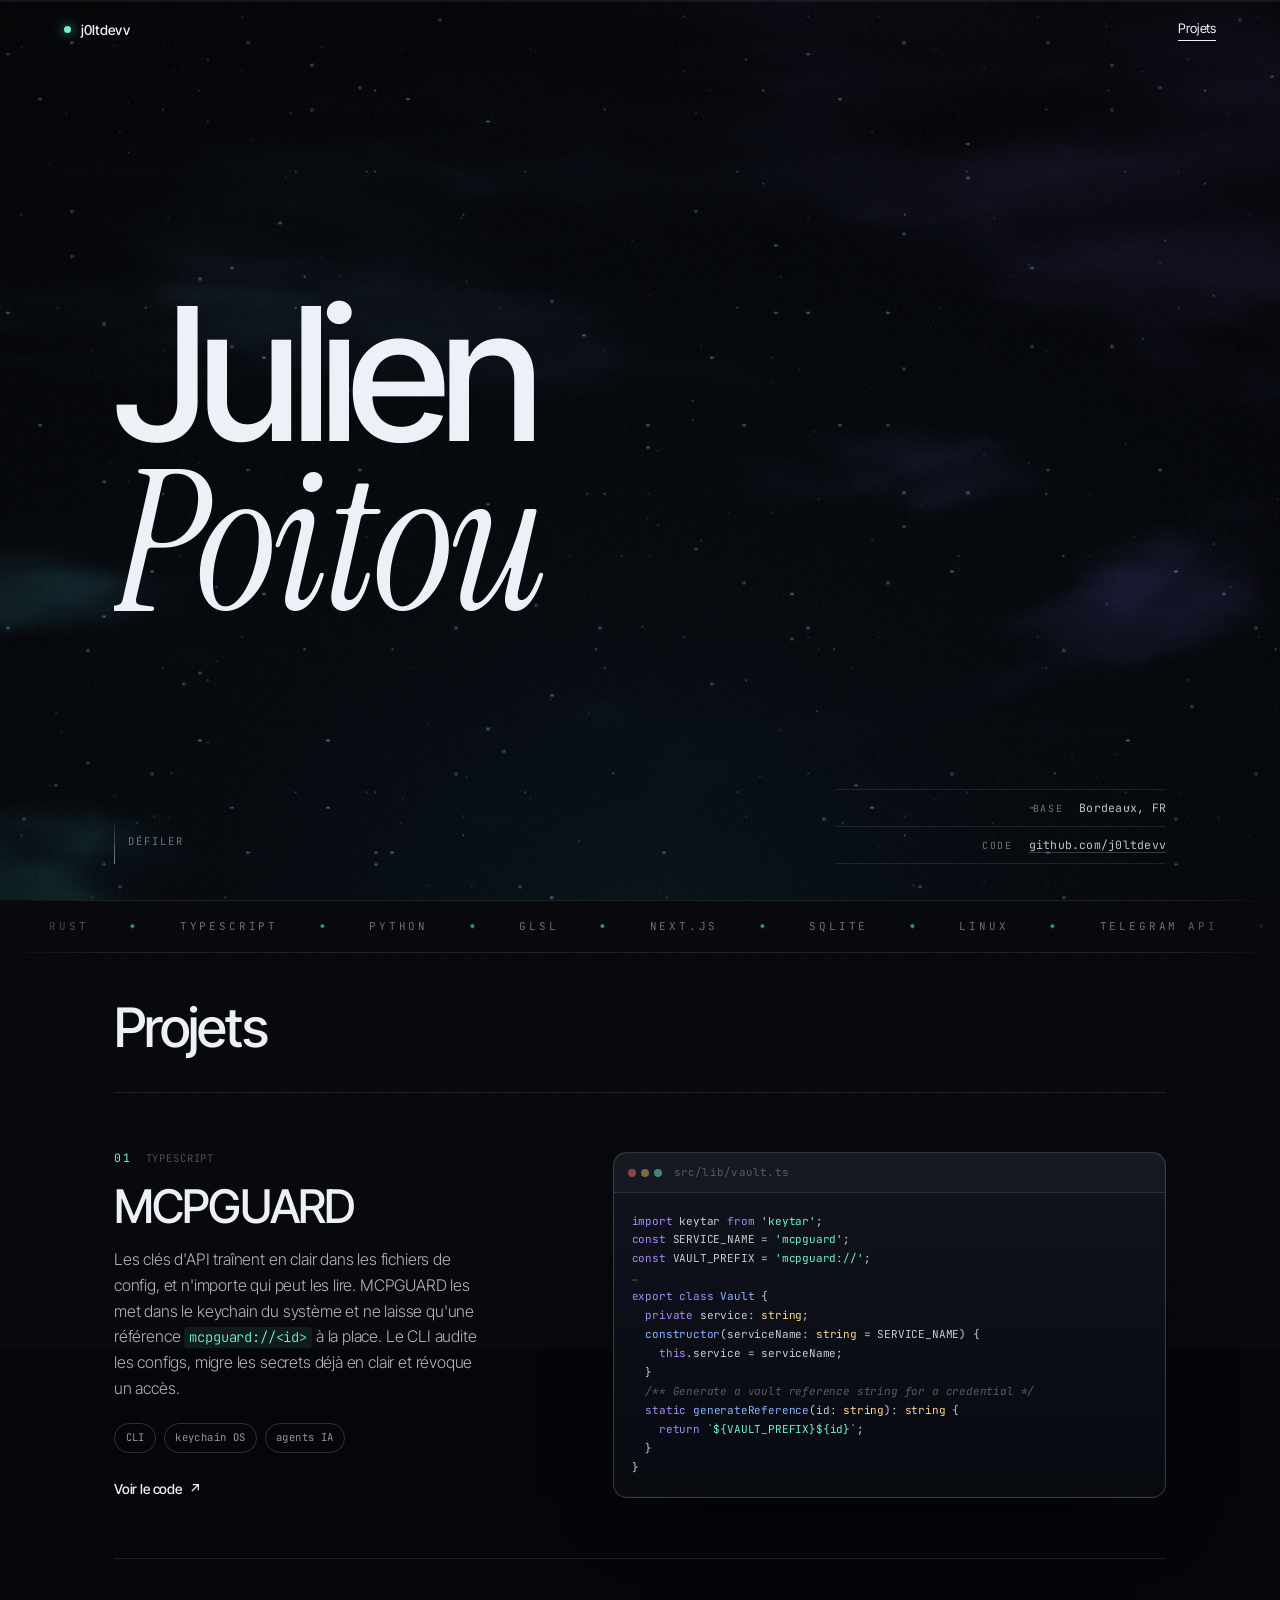
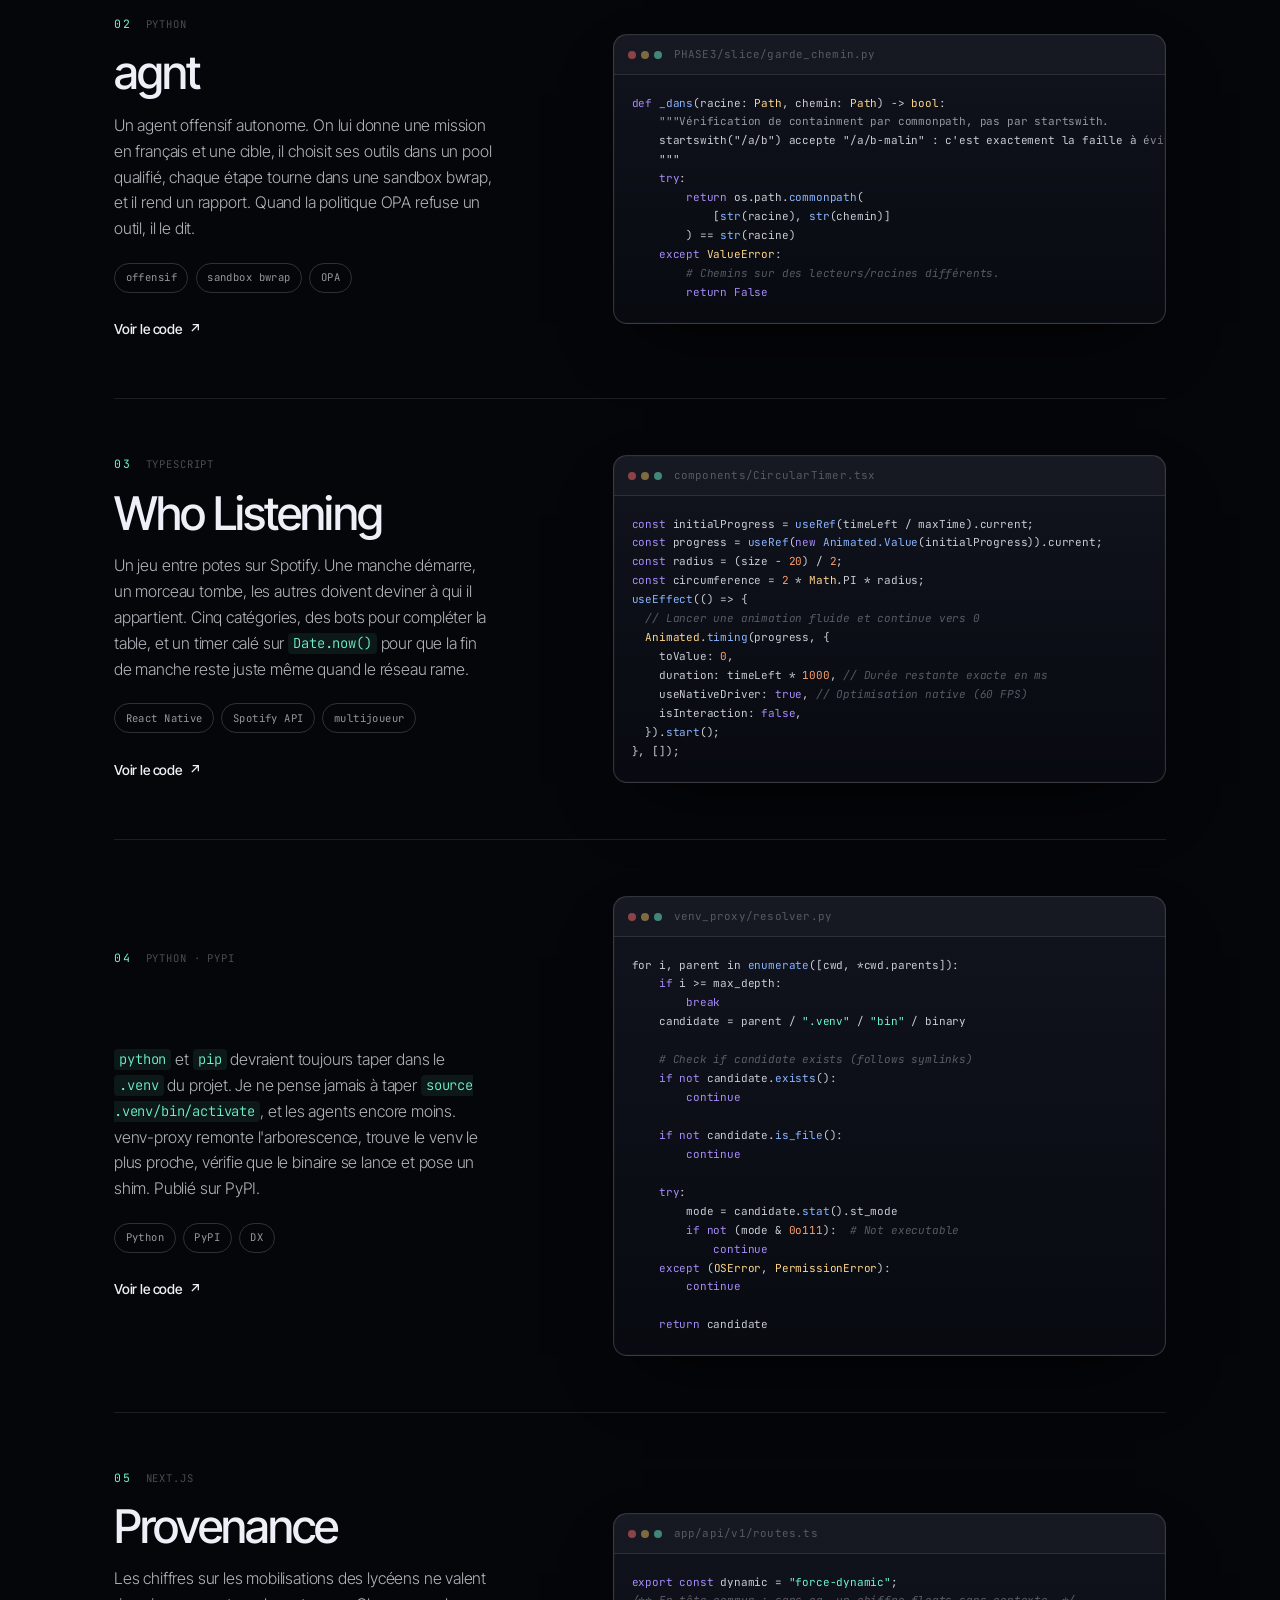
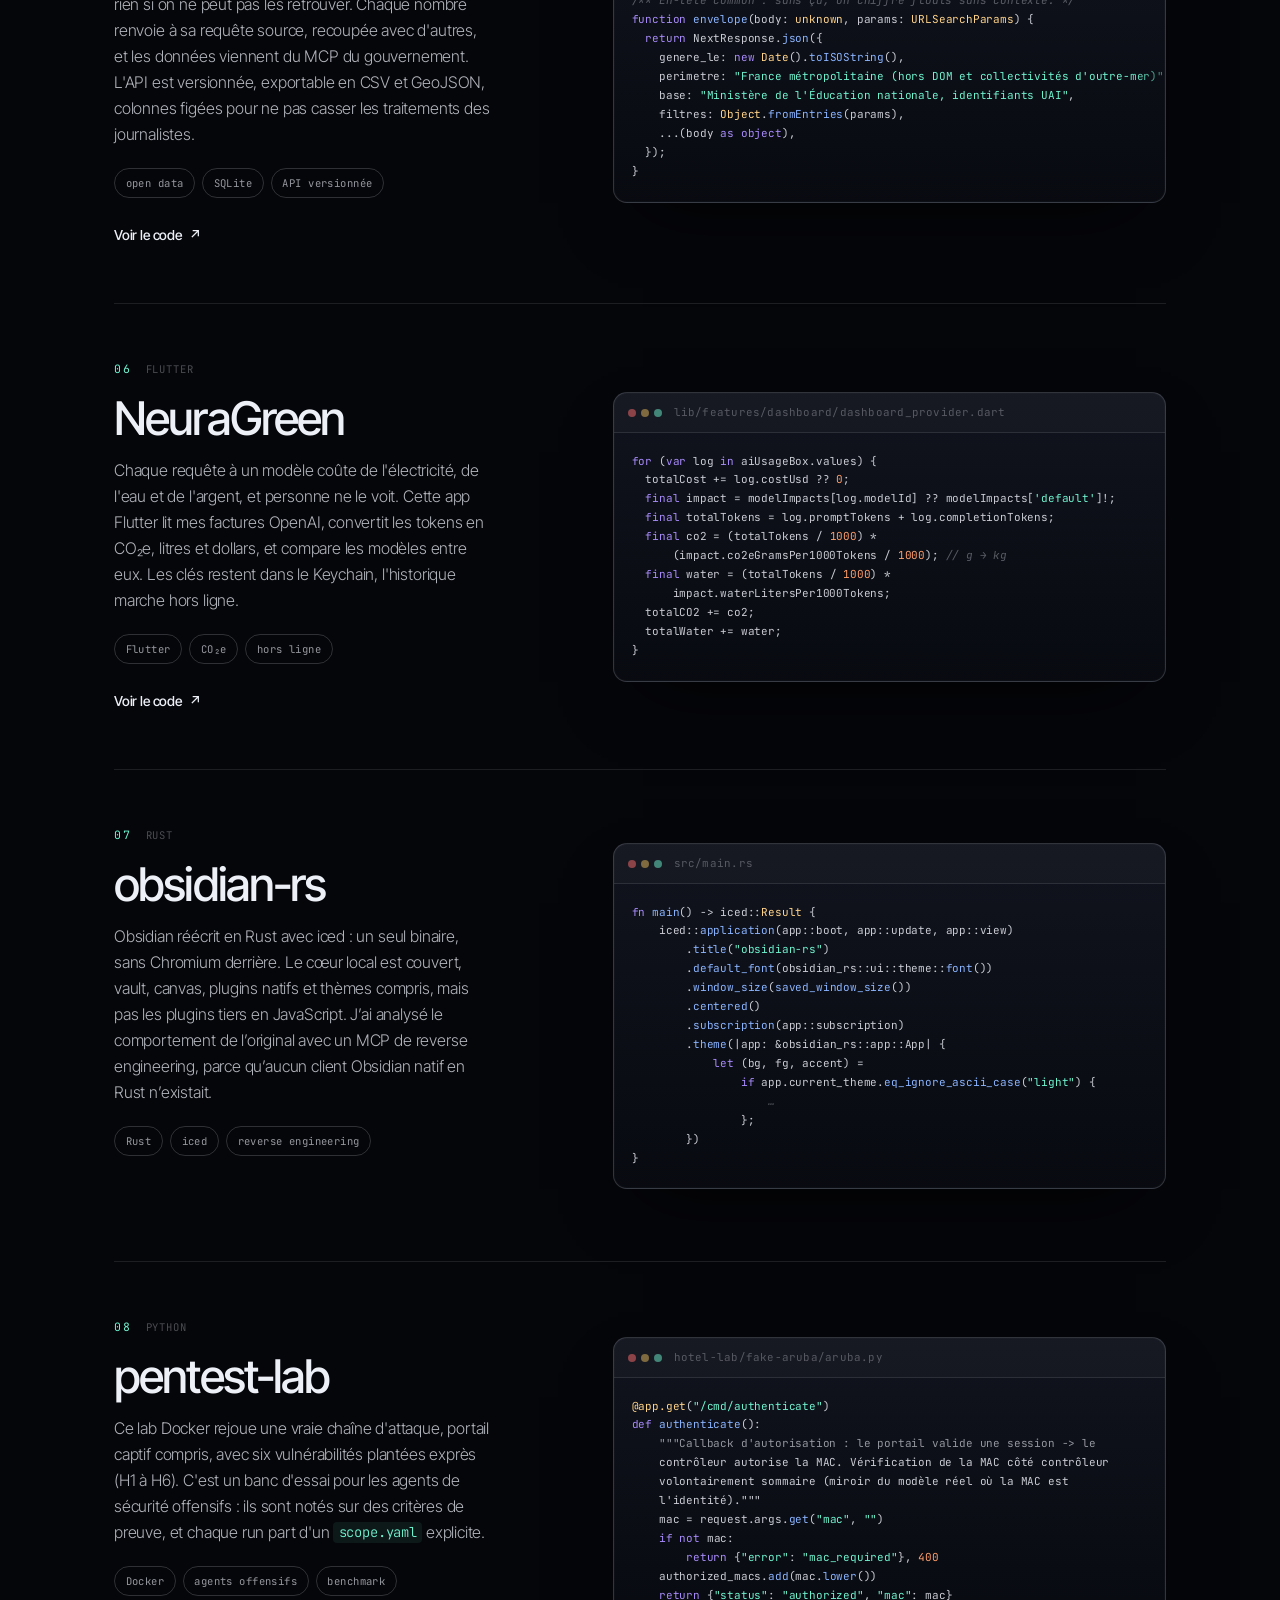
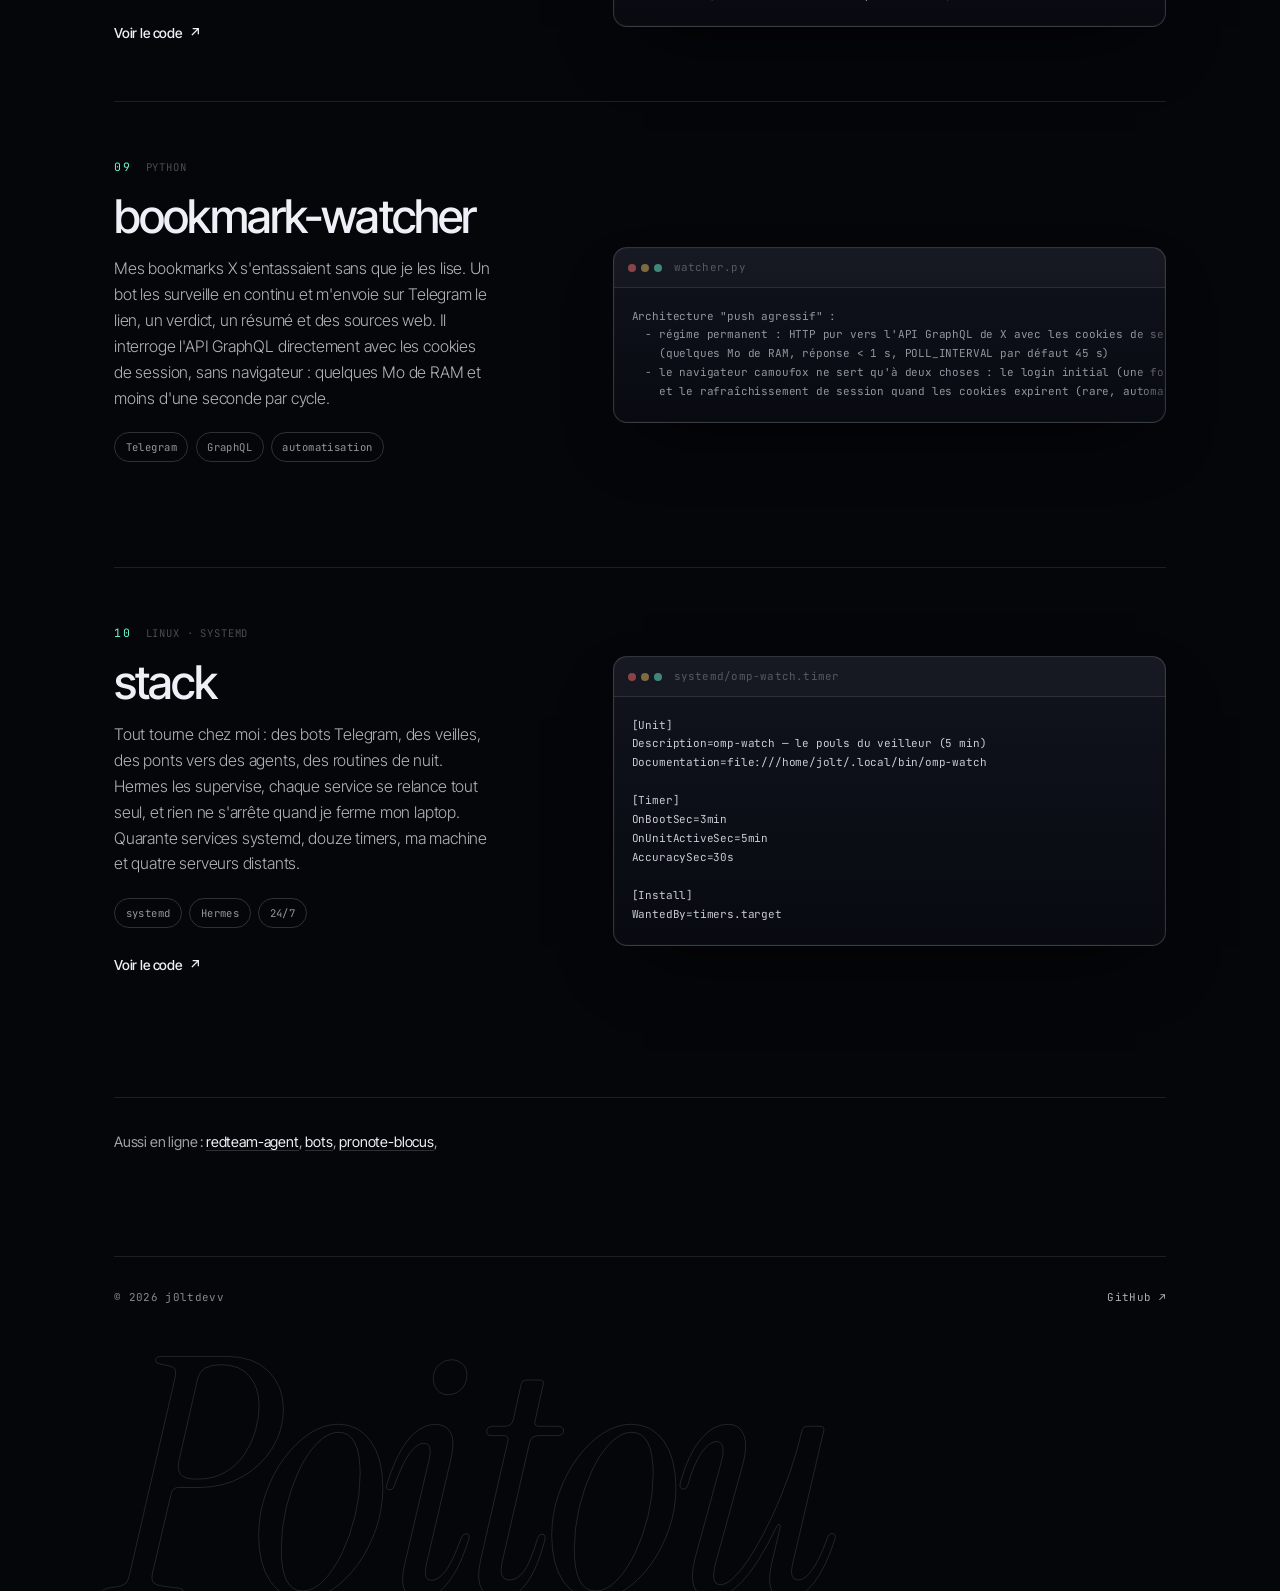
<file: index.html>
<!doctype html>
<html lang="fr" class="no-js">
<head>
<meta charset="utf-8">
<meta name="viewport" content="width=device-width, initial-scale=1">
<title>j0ltdevv — code, sécurité, systèmes</title>
<meta name="description" content="Portfolio de j0ltdevv : outils de sécurité pour agents IA, applications desktop en Rust, jeu multijoueur.">
<meta name="color-scheme" content="dark">
<meta property="og:title" content="j0ltdevv — code, sécurité, systèmes">
<meta property="og:description" content="Outils de sécurité pour agents IA, applications desktop en Rust, jeu multijoueur.">
<meta property="og:type" content="website">
<meta property="og:url" content="https://j0ltdevv.github.io/book/">
<meta property="og:site_name" content="j0ltdevv">
<meta property="og:image" content="https://j0ltdevv.github.io/book/assets/og.png">
<meta property="og:image:width" content="1200">
<meta property="og:image:height" content="630">
<meta property="og:image:alt" content="j0ltdevv — code, sécurité, systèmes">
<meta name="twitter:card" content="summary_large_image">
<meta name="twitter:title" content="j0ltdevv — code, sécurité, systèmes">
<meta name="twitter:description" content="Outils de sécurité pour agents IA, applications desktop en Rust, jeu multijoueur.">
<meta name="twitter:image" content="https://j0ltdevv.github.io/book/assets/og.png">
<meta name="theme-color" content="#05060a">
<link rel="icon" href="data:image/svg+xml,%3Csvg xmlns='http://www.w3.org/2000/svg' viewBox='0 0 32 32'%3E%3Crect width='32' height='32' rx='7' fill='%2305060a'/%3E%3Ccircle cx='16' cy='16' r='5' fill='%236ff3cf'/%3E%3C/svg%3E">
<link rel="preconnect" href="https://fonts.googleapis.com">
<link rel="preconnect" href="https://fonts.gstatic.com" crossorigin>
<link href="https://fonts.googleapis.com/css2?family=Inter+Tight:wght@300;400;500;600&family=Instrument+Serif:ital@1&family=JetBrains+Mono:wght@400;500&display=swap" rel="stylesheet">
<link rel="stylesheet" href="assets/style.css?v=21">
<script>document.documentElement.classList.replace('no-js','js');</script>
</head>
<body>

<canvas id="bg" aria-hidden="true"></canvas>
<div class="grain" aria-hidden="true"></div>
<div class="progress" aria-hidden="true"><span></span></div>

<a class="skip" href="#projets">Aller aux projets</a>

<header class="nav">
  <a class="brand" href="#top" aria-label="Retour en haut">
    <span class="brand__dot" aria-hidden="true"></span> j0ltdevv
  </a>
  <nav class="nav__links" aria-label="Navigation principale">
    <a href="#projets">Projets</a>
  </nav>
</header>

<main>

  <!-- ───────────── HERO ───────────── -->
  <section id="top" class="hero">
    <h1 class="hero__title">
      <span class="hero__line"><span class="hero__word">Julien</span></span>
      <span class="hero__line"><span class="hero__word hero__word--serif">Poitou</span></span>
    </h1>


    <dl class="hero__spec" data-reveal>
      <div><dt>Base</dt><dd>Bordeaux, FR</dd></div>
      <div><dt>Code</dt><dd><a href="https://github.com/j0ltdevv" target="_blank" rel="noopener">github.com/j0ltdevv</a></dd></div>
    </dl>

    <div class="scroll-cue" aria-hidden="true">
      <span class="scroll-cue__line"></span>
      <span class="scroll-cue__label">défiler</span>
    </div>
  </section>


  <!-- ───────────── BANDEAU TECHNIQUE ───────────── -->
  <div class="marquee" aria-hidden="true">
    <div class="marquee__track">
      <span><i>◆</i>Rust</span><span><i>◆</i>TypeScript</span><span><i>◆</i>Python</span>
      <span><i>◆</i>GLSL</span><span><i>◆</i>Next.js</span><span><i>◆</i>SQLite</span>
      <span><i>◆</i>Linux</span><span><i>◆</i>Telegram API</span><span><i>◆</i>OpenCV</span>
      <span><i>◆</i>iced</span><span><i>◆</i>Fernet</span><span><i>◆</i>systemd</span>
      <span><i>◆</i>Rust</span><span><i>◆</i>TypeScript</span><span><i>◆</i>Python</span>
      <span><i>◆</i>GLSL</span><span><i>◆</i>Next.js</span><span><i>◆</i>SQLite</span>
      <span><i>◆</i>Linux</span><span><i>◆</i>Telegram API</span><span><i>◆</i>OpenCV</span>
      <span><i>◆</i>iced</span><span><i>◆</i>Fernet</span><span><i>◆</i>systemd</span>
    </div>
  </div>

  <!-- ───────────── PROJETS ───────────── -->
  <section id="projets" class="projects">
    <header class="section-head">
      <h2 data-reveal>Projets</h2>
    </header>

    <article class="project" id="p1" data-project data-index="01">
      <div class="project__info">
        <p class="project__num" data-reveal><span>01</span><span class="project__lang">TypeScript</span></p>
        <h3 data-reveal>MCPGUARD</h3>
        <p class="project__desc" data-reveal>
      Les clés d'API traînent en clair dans les fichiers de config, et n'importe qui peut les lire. MCPGUARD les met dans le keychain du système et ne laisse qu'une référence <code>mcpguard://&lt;id&gt;</code> à la place. Le CLI audite les configs, migre les secrets déjà en clair et révoque un accès.
    </p>
        <ul class="tags" data-reveal><li>CLI</li><li>keychain OS</li><li>agents IA</li></ul>
        <a class="project__link" href="https://github.com/j0ltdevv/MCPGUARD" target="_blank" rel="noopener" data-reveal>
          Voir le code <span aria-hidden="true">↗</span>
        </a>
      </div>
      <figure class="panel" data-tilt data-reveal>
        <figcaption class="panel__bar">
          <span class="panel__dots" aria-hidden="true"><i></i><i></i><i></i></span>
          <span class="panel__file">src/lib/vault.ts</span>
        </figcaption>
<pre class="code"><code><span class="ln"><span class="tok-k">import</span> keytar <span class="tok-k">from</span> <span class="tok-s">'keytar'</span>;</span><span class="ln"></span><span class="ln"><span class="tok-k">const</span> SERVICE_NAME = <span class="tok-s">'mcpguard'</span>;</span><span class="ln"><span class="tok-k">const</span> VAULT_PREFIX = <span class="tok-s">'mcpguard://'</span>;</span><span class="ln"></span><span class="ln"><span class="tok-c">…</span></span><span class="ln"></span><span class="ln"><span class="tok-k">export class</span> <span class="tok-f">Vault</span> {</span><span class="ln">  <span class="tok-k">private</span> service: <span class="tok-t">string</span>;</span><span class="ln"></span><span class="ln">  <span class="tok-f">constructor</span>(serviceName: <span class="tok-t">string</span> = SERVICE_NAME) {</span><span class="ln">    <span class="tok-k">this</span>.service = serviceName;</span><span class="ln">  }</span><span class="ln"></span><span class="ln">  <span class="tok-c">/** Generate a vault reference string for a credential */</span></span><span class="ln">  <span class="tok-k">static</span> <span class="tok-f">generateReference</span>(id: <span class="tok-t">string</span>): <span class="tok-t">string</span> {</span><span class="ln">    <span class="tok-k">return</span> <span class="tok-s">`${VAULT_PREFIX}${id}`</span>;</span><span class="ln">  }</span><span class="ln">}</span></code></pre>
      </figure>
    </article>

    <article class="project" id="p2" data-project data-index="02">
      <div class="project__info">
        <p class="project__num" data-reveal><span>02</span><span class="project__lang">Python</span></p>
        <h3 data-reveal>agnt</h3>
        <p class="project__desc" data-reveal>
      Un agent offensif autonome. On lui donne une mission en français et une cible, il choisit ses outils dans un pool qualifié, chaque étape tourne dans une sandbox bwrap, et il rend un rapport. Quand la politique OPA refuse un outil, il le dit.
    </p>
        <ul class="tags" data-reveal><li>offensif</li><li>sandbox bwrap</li><li>OPA</li></ul>
        <a class="project__link" href="https://github.com/j0ltdevv/agnt" target="_blank" rel="noopener" data-reveal>
          Voir le code <span aria-hidden="true">↗</span>
        </a>
      </div>
      <figure class="panel" data-tilt data-reveal>
        <figcaption class="panel__bar">
          <span class="panel__dots" aria-hidden="true"><i></i><i></i><i></i></span>
          <span class="panel__file">PHASE3/slice/garde_chemin.py</span>
        </figcaption>
<pre class="code"><code><span class="ln"><span class="tok-k">def</span> <span class="tok-f">_dans</span>(racine: <span class="tok-t">Path</span>, chemin: <span class="tok-t">Path</span>) -&gt; <span class="tok-t">bool</span>:</span><span class="ln">    <span class="tok-d">"""Vérification de containment par commonpath, pas par startswith.</span><span class="ln"></span><span class="ln">    startswith("/a/b") accepte "/a/b-malin" : c'est exactement la faille à éviter.</span><span class="ln">    """</span></span><span class="ln">    <span class="tok-k">try</span>:</span><span class="ln">        <span class="tok-k">return</span> os.path.<span class="tok-f">commonpath</span>(</span><span class="ln">            [<span class="tok-f">str</span>(racine), <span class="tok-f">str</span>(chemin)]</span><span class="ln">        ) == <span class="tok-f">str</span>(racine)</span><span class="ln">    <span class="tok-k">except</span> <span class="tok-t">ValueError</span>:</span><span class="ln">        <span class="tok-c"># Chemins sur des lecteurs/racines différents.</span></span><span class="ln">        <span class="tok-k">return</span> <span class="tok-k">False</span></span></code></pre>
      </figure>
    </article>

    <article class="project" id="p3" data-project data-index="03">
      <div class="project__info">
        <p class="project__num" data-reveal><span>03</span><span class="project__lang">TypeScript</span></p>
        <h3 data-reveal>Who Listening</h3>
        <p class="project__desc" data-reveal>
      Un jeu entre potes sur Spotify. Une manche démarre, un morceau tombe, les autres doivent deviner à qui il appartient. Cinq catégories, des bots pour compléter la table, et un timer calé sur <code>Date.now()</code> pour que la fin de manche reste juste même quand le réseau rame.
    </p>
        <ul class="tags" data-reveal><li>React Native</li><li>Spotify API</li><li>multijoueur</li></ul>
        <a class="project__link" href="https://github.com/j0ltdevv/spotify-app" target="_blank" rel="noopener" data-reveal>
          Voir le code <span aria-hidden="true">↗</span>
        </a>
      </div>
      <figure class="panel" data-tilt data-reveal>
        <figcaption class="panel__bar">
          <span class="panel__dots" aria-hidden="true"><i></i><i></i><i></i></span>
          <span class="panel__file">components/CircularTimer.tsx</span>
        </figcaption>
<pre class="code"><code><span class="ln"><span class="tok-k">const</span> initialProgress = <span class="tok-f">useRef</span>(timeLeft / maxTime).current;</span><span class="ln"><span class="tok-k">const</span> progress = <span class="tok-f">useRef</span>(<span class="tok-k">new</span> <span class="tok-f">Animated.Value</span>(initialProgress)).current;</span><span class="ln"></span><span class="ln"><span class="tok-k">const</span> radius = (size - <span class="tok-n">20</span>) / <span class="tok-n">2</span>;</span><span class="ln"><span class="tok-k">const</span> circumference = <span class="tok-n">2</span> * <span class="tok-t">Math</span>.PI * radius;</span><span class="ln"></span><span class="ln"><span class="tok-f">useEffect</span>(() =&gt; {</span><span class="ln">  <span class="tok-c">// Lancer une animation fluide et continue vers 0</span></span><span class="ln">  <span class="tok-t">Animated</span>.<span class="tok-f">timing</span>(progress, {</span><span class="ln">    toValue: <span class="tok-n">0</span>,</span><span class="ln">    duration: timeLeft * <span class="tok-n">1000</span>, <span class="tok-c">// Durée restante exacte en ms</span></span><span class="ln">    useNativeDriver: <span class="tok-k">true</span>, <span class="tok-c">// Optimisation native (60 FPS)</span></span><span class="ln">    isInteraction: <span class="tok-k">false</span>,</span><span class="ln">  }).<span class="tok-f">start</span>();</span><span class="ln">}, []);</span></code></pre>
      </figure>
    </article>

    <article class="project" id="p4" data-project data-index="04">
      <div class="project__info">
        <p class="project__num" data-reveal><span>04</span><span class="project__lang">Python · PyPI</span></p>
        <h3 data-reveal>venv-proxy</h3>
        <p class="project__desc" data-reveal>
      <code>python</code> et <code>pip</code> devraient toujours taper dans le <code>.venv</code> du projet. Je ne pense jamais à taper <code>source .venv/bin/activate</code>, et les agents encore moins. venv-proxy remonte l'arborescence, trouve le venv le plus proche, vérifie que le binaire se lance et pose un shim. Publié sur PyPI.
    </p>
        <ul class="tags" data-reveal><li>Python</li><li>PyPI</li><li>DX</li></ul>
        <a class="project__link" href="https://github.com/j0ltdevv/venv-proxy" target="_blank" rel="noopener" data-reveal>
          Voir le code <span aria-hidden="true">↗</span>
        </a>
      </div>
      <figure class="panel" data-tilt data-reveal>
        <figcaption class="panel__bar">
          <span class="panel__dots" aria-hidden="true"><i></i><i></i><i></i></span>
          <span class="panel__file">venv_proxy/resolver.py</span>
        </figcaption>
<pre class="code"><code><span class="ln">for i, parent in <span class="tok-f">enumerate</span>([cwd, *cwd.parents]):</span><span class="ln">    <span class="tok-k">if</span> i &gt;= max_depth:</span><span class="ln">        <span class="tok-k">break</span></span><span class="ln">    candidate = parent / <span class="tok-s">".venv"</span> / <span class="tok-s">"bin"</span> / binary</span><span class="ln"> </span><span class="ln">    <span class="tok-c"># Check if candidate exists (follows symlinks)</span></span><span class="ln">    <span class="tok-k">if</span> <span class="tok-k">not</span> candidate.<span class="tok-f">exists</span>():</span><span class="ln">        <span class="tok-k">continue</span></span><span class="ln"> </span><span class="ln">    <span class="tok-k">if</span> <span class="tok-k">not</span> candidate.<span class="tok-f">is_file</span>():</span><span class="ln">        <span class="tok-k">continue</span></span><span class="ln"> </span><span class="ln">    <span class="tok-k">try</span>:</span><span class="ln">        mode = candidate.<span class="tok-f">stat</span>().st_mode</span><span class="ln">        <span class="tok-k">if</span> <span class="tok-k">not</span> (mode &amp; <span class="tok-n">0o111</span>):  <span class="tok-c"># Not executable</span></span><span class="ln">            <span class="tok-k">continue</span></span><span class="ln">    <span class="tok-k">except</span> (<span class="tok-t">OSError</span>, <span class="tok-t">PermissionError</span>):</span><span class="ln">        <span class="tok-k">continue</span></span><span class="ln"> </span><span class="ln">    <span class="tok-k">return</span> candidate</span></code></pre>
      </figure>
    </article>

    <article class="project" id="p5" data-project data-index="05">
      <div class="project__info">
        <p class="project__num" data-reveal><span>05</span><span class="project__lang">Next.js</span></p>
        <h3 data-reveal>Provenance</h3>
        <p class="project__desc" data-reveal>
      Les chiffres sur les mobilisations des lycéens ne valent rien si on ne peut pas les retrouver. Chaque nombre renvoie à sa requête source, recoupée avec d'autres, et les données viennent du MCP du gouvernement. L'API est versionnée, exportable en CSV et GeoJSON, colonnes figées pour ne pas casser les traitements des journalistes.
    </p>
        <ul class="tags" data-reveal><li>open data</li><li>SQLite</li><li>API versionnée</li></ul>
        <a class="project__link" href="https://github.com/j0ltdevv/observatoire" target="_blank" rel="noopener" data-reveal>
          Voir le code <span aria-hidden="true">↗</span>
        </a>
      </div>
      <figure class="panel" data-tilt data-reveal>
        <figcaption class="panel__bar">
          <span class="panel__dots" aria-hidden="true"><i></i><i></i><i></i></span>
          <span class="panel__file">app/api/v1/routes.ts</span>
        </figcaption>
<pre class="code"><code><span class="ln"><span class="tok-k">export const</span> dynamic = <span class="tok-s">"force-dynamic"</span>;</span><span class="ln"></span><span class="ln"><span class="tok-c">/** En-tête commun : sans ça, un chiffre floats sans contexte. */</span></span><span class="ln"><span class="tok-k">function</span> <span class="tok-f">envelope</span>(body: <span class="tok-t">unknown</span>, params: <span class="tok-t">URLSearchParams</span>) {</span><span class="ln">  <span class="tok-k">return</span> NextResponse.<span class="tok-f">json</span>({</span><span class="ln">    genere_le: <span class="tok-k">new</span> <span class="tok-t">Date</span>().<span class="tok-f">toISOString</span>(),</span><span class="ln">    perimetre: <span class="tok-s">"France métropolitaine (hors DOM et collectivités d'outre-mer)"</span>,</span><span class="ln">    base: <span class="tok-s">"Ministère de l'Éducation nationale, identifiants UAI"</span>,</span><span class="ln">    filtres: <span class="tok-t">Object</span>.<span class="tok-f">fromEntries</span>(params),</span><span class="ln">    ...(body <span class="tok-k">as object</span>),</span><span class="ln">  });</span><span class="ln">}</span></code></pre>
      </figure>
    </article>

    <article class="project" id="p6" data-project data-index="06">
      <div class="project__info">
        <p class="project__num" data-reveal><span>06</span><span class="project__lang">Flutter</span></p>
        <h3 data-reveal>NeuraGreen</h3>
        <p class="project__desc" data-reveal>
      Chaque requête à un modèle coûte de l'électricité, de l'eau et de l'argent, et personne ne le voit. Cette app Flutter lit mes factures OpenAI, convertit les tokens en CO₂e, litres et dollars, et compare les modèles entre eux. Les clés restent dans le Keychain, l'historique marche hors ligne.
    </p>
        <ul class="tags" data-reveal><li>Flutter</li><li>CO₂e</li><li>hors ligne</li></ul>
        <a class="project__link" href="https://github.com/j0ltdevv/NeuraGreen" target="_blank" rel="noopener" data-reveal>
          Voir le code <span aria-hidden="true">↗</span>
        </a>
      </div>
      <figure class="panel" data-tilt data-reveal>
        <figcaption class="panel__bar">
          <span class="panel__dots" aria-hidden="true"><i></i><i></i><i></i></span>
          <span class="panel__file">lib/features/dashboard/dashboard_provider.dart</span>
        </figcaption>
<pre class="code"><code><span class="ln"><span class="tok-k">for</span> (<span class="tok-k">var</span> log <span class="tok-k">in</span> aiUsageBox.values) {</span><span class="ln">  totalCost += log.costUsd ?? <span class="tok-n">0</span>;</span><span class="ln"></span><span class="ln">  <span class="tok-k">final</span> impact = modelImpacts[log.modelId] ?? modelImpacts[<span class="tok-s">'default'</span>]!;</span><span class="ln">  <span class="tok-k">final</span> totalTokens = log.promptTokens + log.completionTokens;</span><span class="ln"></span><span class="ln">  <span class="tok-k">final</span> co2 = (totalTokens / <span class="tok-n">1000</span>) *</span><span class="ln">      (impact.co2eGramsPer1000Tokens / <span class="tok-n">1000</span>); <span class="tok-c">// g → kg</span></span><span class="ln">  <span class="tok-k">final</span> water = (totalTokens / <span class="tok-n">1000</span>) *</span><span class="ln">      impact.waterLitersPer1000Tokens;</span><span class="ln"></span><span class="ln">  totalCO2 += co2;</span><span class="ln">  totalWater += water;</span><span class="ln">}</span></code></pre>
      </figure>
    </article>

    <article class="project" id="p7" data-project data-index="07">
      <div class="project__info">
        <p class="project__num" data-reveal><span>07</span><span class="project__lang">Rust</span></p>
        <h3 data-reveal>obsidian-rs</h3>
        <p class="project__desc" data-reveal>Obsidian réécrit en Rust avec iced : un seul binaire, sans Chromium derrière. Le cœur local est couvert, vault, canvas, plugins natifs et thèmes compris, mais pas les plugins tiers en JavaScript. J’ai analysé le comportement de l’original avec un MCP de reverse engineering, parce qu’aucun client Obsidian natif en Rust n’existait.</p>
        <ul class="tags" data-reveal><li>Rust</li><li>iced</li><li>reverse engineering</li></ul>
        <a class="project__link" href="https://github.com/j0ltdevv/obsidian-rs" target="_blank" rel="noopener" data-reveal>
          Voir le code <span aria-hidden="true">↗</span>
        </a>
      </div>
      <figure class="panel" data-tilt data-reveal>
        <figcaption class="panel__bar">
          <span class="panel__dots" aria-hidden="true"><i></i><i></i><i></i></span>
          <span class="panel__file">src/main.rs</span>
        </figcaption>
<pre class="code"><code><span class="ln"><span class="tok-k">fn</span> <span class="tok-f">main</span>() -&gt; iced::<span class="tok-t">Result</span> {</span><span class="ln">    iced::<span class="tok-f">application</span>(app::boot, app::update, app::view)</span><span class="ln">        .<span class="tok-f">title</span>(<span class="tok-s">"obsidian-rs"</span>)</span><span class="ln">        .<span class="tok-f">default_font</span>(obsidian_rs::ui::theme::<span class="tok-f">font</span>())</span><span class="ln">        .<span class="tok-f">window_size</span>(<span class="tok-f">saved_window_size</span>())</span><span class="ln">        .<span class="tok-f">centered</span>()</span><span class="ln">        .<span class="tok-f">subscription</span>(app::subscription)</span><span class="ln">        .<span class="tok-f">theme</span>(|app: &amp;obsidian_rs::app::App| {</span><span class="ln">            <span class="tok-k">let</span> (bg, fg, accent) =</span><span class="ln">                <span class="tok-k">if</span> app.current_theme.<span class="tok-f">eq_ignore_ascii_case</span>(<span class="tok-s">"light"</span>) {</span><span class="ln">                    <span class="tok-c">…</span></span><span class="ln">                };</span><span class="ln">        })</span><span class="ln">}</span></code></pre>
      </figure>
    </article>

    <article class="project" id="p8" data-project data-index="08">
      <div class="project__info">
        <p class="project__num" data-reveal><span>08</span><span class="project__lang">Python</span></p>
        <h3 data-reveal>pentest-lab</h3>
        <p class="project__desc" data-reveal>
      Ce lab Docker rejoue une vraie chaîne d'attaque, portail captif compris, avec six vulnérabilités plantées exprès (H1 à H6). C'est un banc d'essai pour les agents de sécurité offensifs : ils sont notés sur des critères de preuve, et chaque run part d'un <code>scope.yaml</code> explicite.
    </p>
        <ul class="tags" data-reveal><li>Docker</li><li>agents offensifs</li><li>benchmark</li></ul>
        <a class="project__link" href="https://github.com/j0ltdevv/pentest-lab" target="_blank" rel="noopener" data-reveal>
          Voir le code <span aria-hidden="true">↗</span>
        </a>
      </div>
      <figure class="panel" data-tilt data-reveal>
        <figcaption class="panel__bar">
          <span class="panel__dots" aria-hidden="true"><i></i><i></i><i></i></span>
          <span class="panel__file">hotel-lab/fake-aruba/aruba.py</span>
        </figcaption>
<pre class="code"><code><span class="ln"><span class="tok-t">@app.get</span>(<span class="tok-s">"/cmd/authenticate"</span>)</span><span class="ln"><span class="tok-k">def</span> <span class="tok-f">authenticate</span>():</span><span class="ln">    <span class="tok-d">"""Callback d'autorisation : le portail valide une session -&gt; le</span><span class="ln">    contrôleur autorise la MAC. Vérification de la MAC côté contrôleur</span><span class="ln">    volontairement sommaire (miroir du modèle réel où la MAC est</span><span class="ln">    l'identité)."""</span></span><span class="ln">    mac = request.args.<span class="tok-f">get</span>(<span class="tok-s">"mac"</span>, <span class="tok-s">""</span>)</span><span class="ln">    <span class="tok-k">if</span> <span class="tok-k">not</span> mac:</span><span class="ln">        <span class="tok-k">return</span> {<span class="tok-s">"error"</span>: <span class="tok-s">"mac_required"</span>}, <span class="tok-n">400</span></span><span class="ln">    authorized_macs.<span class="tok-f">add</span>(mac.<span class="tok-f">lower</span>())</span><span class="ln">    <span class="tok-k">return</span> {<span class="tok-s">"status"</span>: <span class="tok-s">"authorized"</span>, <span class="tok-s">"mac"</span>: mac}</span></code></pre>
      </figure>
    </article>

    <article class="project" id="p9" data-project data-index="09">
      <div class="project__info">
        <p class="project__num" data-reveal><span>09</span><span class="project__lang">Python</span></p>
        <h3 data-reveal>bookmark-watcher</h3>
        <p class="project__desc" data-reveal>
      Mes bookmarks X s'entassaient sans que je les lise. Un bot les surveille en continu et m'envoie sur Telegram le lien, un verdict, un résumé et des sources web. Il interroge l'API GraphQL directement avec les cookies de session, sans navigateur : quelques Mo de RAM et moins d'une seconde par cycle.
    </p>
        <ul class="tags" data-reveal><li>Telegram</li><li>GraphQL</li><li>automatisation</li></ul>
        <a class="project__link" href="https://github.com/j0ltdevv/bookmark-watcher" target="_blank" rel="noopener" data-reveal>
          Voir le code <span aria-hidden="true">↗</span>
        </a>
      </div>
      <figure class="panel" data-tilt data-reveal>
        <figcaption class="panel__bar">
          <span class="panel__dots" aria-hidden="true"><i></i><i></i><i></i></span>
          <span class="panel__file">watcher.py</span>
        </figcaption>
<pre class="code"><code><span class="ln"><span class="tok-d">Architecture "push agressif" :</span></span><span class="ln"><span class="tok-d">  - régime permanent : HTTP pur vers l'API GraphQL de X avec les cookies de session</span></span><span class="ln"><span class="tok-d">    (quelques Mo de RAM, réponse &lt; 1 s, POLL_INTERVAL par défaut 45 s)</span></span><span class="ln"><span class="tok-d">  - le navigateur camoufox ne sert qu'à deux choses : le login initial (une fois),</span></span><span class="ln"><span class="tok-d">    et le rafraîchissement de session quand les cookies expirent (rare, automatique)</span></span></code></pre>
      </figure>
    </article>

    <article class="project" id="p10" data-project data-index="10">
      <div class="project__info">
        <p class="project__num" data-reveal><span>10</span><span class="project__lang">Linux · systemd</span></p>
        <h3 data-reveal>stack</h3>
        <p class="project__desc" data-reveal>
      Tout tourne chez moi : des bots Telegram, des veilles, des ponts vers des agents, des routines de nuit. Hermes les supervise, chaque service se relance tout seul, et rien ne s'arrête quand je ferme mon laptop. Quarante services systemd, douze timers, ma machine et quatre serveurs distants.
    </p>
        <ul class="tags" data-reveal><li>systemd</li><li>Hermes</li><li>24/7</li></ul>
        <a class="project__link" href="https://github.com/j0ltdevv/stack" target="_blank" rel="noopener" data-reveal>
          Voir le code <span aria-hidden="true">↗</span>
        </a>
      </div>
      <figure class="panel" data-tilt data-reveal>
        <figcaption class="panel__bar">
          <span class="panel__dots" aria-hidden="true"><i></i><i></i><i></i></span>
          <span class="panel__file">systemd/omp-watch.timer</span>
        </figcaption>
<pre class="code"><code><span class="ln">[Unit]</span><span class="ln">Description=omp-watch — le pouls du veilleur (5 min)</span><span class="ln">Documentation=file:///home/jolt/.local/bin/omp-watch</span><span class="ln"> </span><span class="ln">[Timer]</span><span class="ln">OnBootSec=3min</span><span class="ln">OnUnitActiveSec=5min</span><span class="ln">AccuracySec=30s</span><span class="ln"> </span><span class="ln">[Install]</span><span class="ln">WantedBy=timers.target</span></code></pre>
      </figure>
    </article>

    <p class="more" data-reveal>
      Aussi en ligne :
      <a href="https://github.com/j0ltdevv/redteam-agent" target="_blank" rel="noopener">redteam-agent</a>,
      <a href="https://github.com/j0ltdevv/bots" target="_blank" rel="noopener">bots</a>,
      <a href="https://github.com/j0ltdevv/pronote-blocus" target="_blank" rel="noopener">pronote-blocus</a>,
    </p>
  </section>

</main>

<footer class="foot">
  <div class="foot__row">
    <span>© <span data-year>2026</span> j0ltdevv</span>
    <a href="https://github.com/j0ltdevv" target="_blank" rel="noopener">GitHub <span aria-hidden="true">↗</span></a>
  </div>
  <div class="foot__mark" aria-hidden="true">Poitou</div>
</footer>

<script src="assets/gl.js?v=21"></script>
<script src="assets/app.js?v=21"></script>
</body>
</html>
</file>
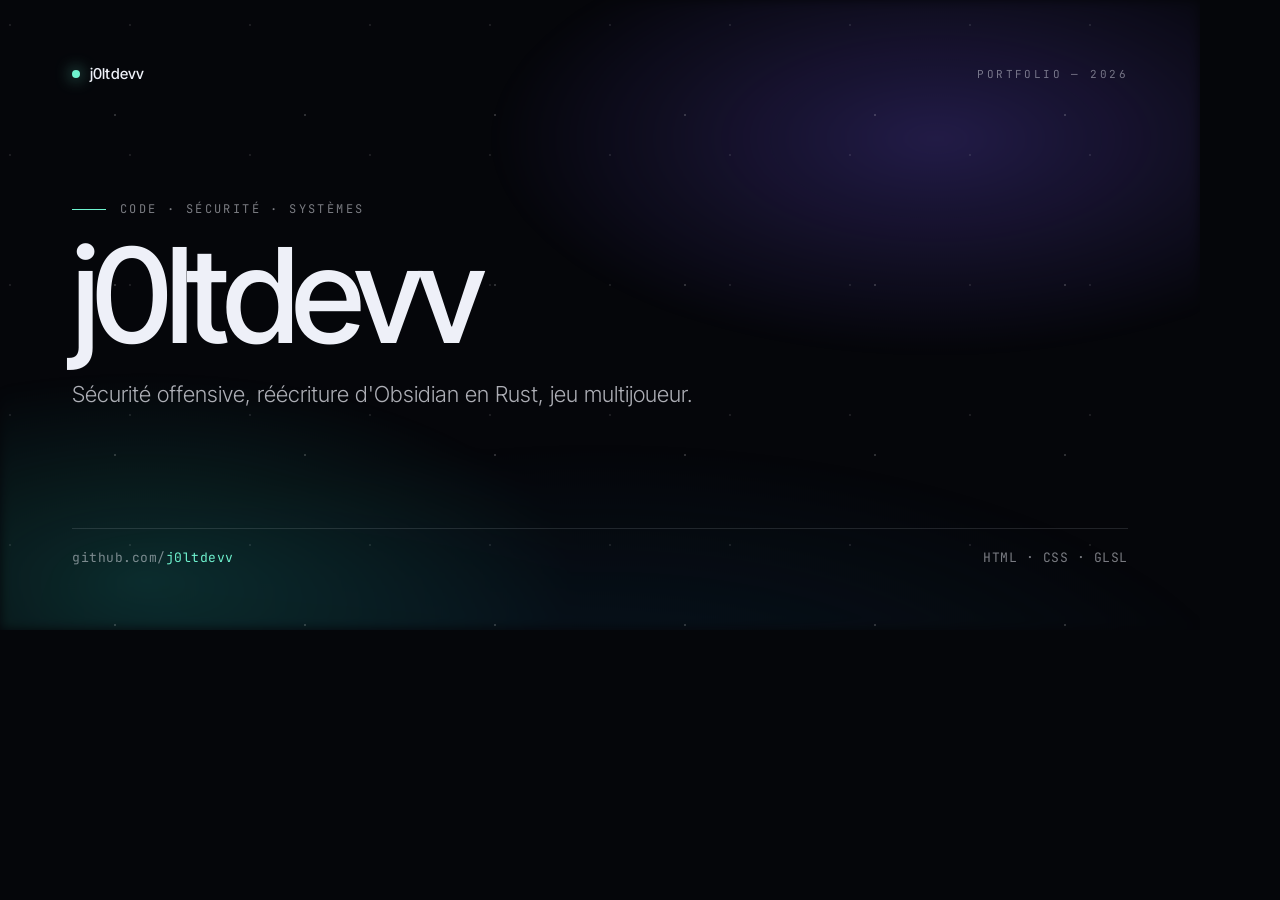
<file: og-card.html>
<!doctype html>
<html lang="fr">
<head>
<meta charset="utf-8">
<link rel="preconnect" href="https://fonts.googleapis.com">
<link rel="preconnect" href="https://fonts.gstatic.com" crossorigin>
<link href="https://fonts.googleapis.com/css2?family=Inter+Tight:wght@300;400;500&family=Instrument+Serif:ital@1&family=JetBrains+Mono:wght@400;500&display=swap" rel="stylesheet">
<style>
  *{ margin:0; padding:0; box-sizing:border-box; }
  html,body{ width:1200px; height:630px; overflow:hidden; }
  body{
    background:#05060a;
    color:#eef0f8;
    font-family:"Inter Tight",system-ui,sans-serif;
    position:relative;
    padding:64px 72px;
    display:flex;
    flex-direction:column;
    justify-content:space-between;
  }
  body::before{
    content:"";
    position:absolute; inset:0;
    background:
      radial-gradient(60% 55% at 78% 22%, rgba(96,72,200,.32), transparent 62%),
      radial-gradient(55% 50% at 12% 92%, rgba(30,150,140,.26), transparent 65%),
      radial-gradient(80% 70% at 50% 120%, rgba(10,40,60,.5), transparent 70%);
    filter:blur(6px);
  }
  body::after{
    content:"";
    position:absolute; inset:0;
    background-image:radial-gradient(rgba(255,255,255,.55) .8px, transparent .9px),
                     radial-gradient(rgba(255,255,255,.30) .7px, transparent .8px);
    background-size:190px 170px, 120px 130px;
    background-position:20px 30px, 70px 90px;
    opacity:.30;
  }
  .top,.bottom{ position:relative; z-index:2; display:flex; align-items:center; justify-content:space-between; }
  .brand{ display:flex; align-items:center; gap:10px; font-size:15px; font-weight:500; letter-spacing:.01em; }
  .dot{ width:8px; height:8px; border-radius:50%; background:#6ff3cf; box-shadow:0 0 16px rgba(111,243,207,.9); }
  .top .tag{
    font-family:"JetBrains Mono",monospace; font-size:11px; letter-spacing:.22em;
    text-transform:uppercase; color:rgba(238,240,248,.45);
  }
  .middle{ position:relative; z-index:2; }
  .eyebrow{
    font-family:"JetBrains Mono",monospace; font-size:12px; letter-spacing:.2em;
    text-transform:uppercase; color:rgba(238,240,248,.5);
    display:flex; align-items:center; gap:14px; margin-bottom:22px;
  }
  .eyebrow::before{ content:""; width:34px; height:1px; background:#6ff3cf; }
  h1{
    font-size:132px; line-height:.86; letter-spacing:-.05em; font-weight:500;
  }
  h1 em{
    font-family:"Instrument Serif",Georgia,serif; font-style:italic; font-weight:400;
    font-size:1.05em; letter-spacing:-.02em;
  }
  .sub{
    margin-top:26px; font-size:22px; font-weight:300; color:rgba(238,240,248,.72);
    max-width:640px; line-height:1.4;
  }
  .bottom{
    font-family:"JetBrains Mono",monospace; font-size:13px;
    color:rgba(238,240,248,.5); letter-spacing:.04em;
    border-top:1px solid rgba(238,240,248,.12);
    padding-top:20px;
  }
  .bottom strong{ color:#6ff3cf; font-weight:400; }
</style>
</head>
<body>
  <div class="top">
    <div class="brand"><span class="dot"></span>j0ltdevv</div>
    <div class="tag">Portfolio — 2026</div>
  </div>

  <div class="middle">
    <div class="eyebrow">Code · Sécurité · Systèmes</div>
    <h1>j0ltdevv</h1>
    <p class="sub">Sécurité offensive, réécriture d'Obsidian en Rust, jeu multijoueur.</p>
  </div>

  <div class="bottom">
    <span>github.com/<strong>j0ltdevv</strong></span>
    <span>HTML · CSS · GLSL</span>
  </div>
</body>
</html>
</file>
<file: assets/style.css>
/* ─────────────────────────────────────────────
   j0ltdevv — portfolio
   CSS écrit à la main. Aucun framework.
   ───────────────────────────────────────────── */

:root{
  --bg:        #05060a;
  --fg:        #eef0f8;
  --muted:     rgba(238,240,248,.52);
  --faint:     rgba(238,240,248,.30);
  --line:      rgba(238,240,248,.10);
  --line-strong: rgba(238,240,248,.18);
  --accent:    #6ff3cf;
  --accent-2:  #a78bfa;

  --font-sans: "Inter Tight", -apple-system, BlinkMacSystemFont, "Segoe UI", Roboto, sans-serif;
  --font-serif: "Instrument Serif", Georgia, "Times New Roman", serif;
  --font-mono: "JetBrains Mono", ui-monospace, SFMono-Regular, Menlo, monospace;

  --pad: clamp(1.25rem, 5vw, 6rem);
  --max: 1180px;
}

*,*::before,*::after{ box-sizing:border-box; }

html{
  scroll-behavior:smooth;
  scroll-padding-top:96px;
  -webkit-text-size-adjust:100%;
}

body{
  margin:0;
  background:var(--bg);
  color:var(--fg);
  font-family:var(--font-sans);
  font-weight:400;
  font-size:16px;
  line-height:1.6;
  letter-spacing:-0.011em;
  -webkit-font-smoothing:antialiased;
  -moz-osx-font-smoothing:grayscale;
  overflow-x:hidden;
}

body.is-loading{ overflow:hidden; }

img,canvas,svg{ display:block; max-width:100%; }

a{ color:inherit; text-decoration:none; }

::selection{ background:rgba(111,243,207,.24); color:#fff; }

/* ── fond WebGL ─────────────────────────────── */
#bg{
  position:fixed;
  inset:0;
  width:100%;
  height:100%;
  z-index:0;
  pointer-events:none;
}

/* fallback si WebGL absent */
html.no-webgl body{
  background:
    radial-gradient(120% 90% at 50% 110%, #0a2a33 0%, transparent 55%),
    radial-gradient(90% 70% at 85% 0%, #161033 0%, transparent 60%),
    var(--bg);
}

.grain{
  position:fixed;
  inset:-50%;
  z-index:1;
  pointer-events:none;
  opacity:.045;
  background-image:url("data:image/svg+xml,%3Csvg xmlns='http://www.w3.org/2000/svg' width='180' height='180'%3E%3Cfilter id='n'%3E%3CfeTurbulence type='fractalNoise' baseFrequency='0.85' numOctaves='3' stitchTiles='stitch'/%3E%3C/filter%3E%3Crect width='100%25' height='100%25' filter='url(%23n)'/%3E%3C/svg%3E");
  animation:grain 6s steps(6) infinite;
}

@keyframes grain{
  0%,100%{ transform:translate(0,0); }
  16%{ transform:translate(-3%,-2%); }
  33%{ transform:translate(2%,-4%); }
  50%{ transform:translate(-2%,3%); }
  66%{ transform:translate(4%,1%); }
  83%{ transform:translate(-1%,-3%); }
}

/* ── barre de progression ───────────────────── */
.progress{
  position:fixed;
  top:0; left:0; right:0;
  height:2px;
  z-index:60;
  background:rgba(255,255,255,.06);
}
.progress span{
  display:block;
  height:100%;
  width:100%;
  transform:scaleX(0);
  transform-origin:0 50%;
  background:linear-gradient(90deg,var(--accent),var(--accent-2));
}

/* ── skip link ──────────────────────────────── */
.skip{
  position:absolute;
  left:-9999px;
  top:0;
  z-index:100;
  padding:.75rem 1rem;
  background:var(--fg);
  color:var(--bg);
  font-weight:500;
}
.skip:focus{ left:1rem; top:1rem; }

/* ── nav ────────────────────────────────────── */
.nav{
  position:fixed;
  top:0; left:0; right:0;
  z-index:50;
  display:flex;
  align-items:center;
  justify-content:space-between;
  gap:1rem;
  padding:1.15rem var(--pad);
  transition:background-color .4s ease, border-color .4s ease, backdrop-filter .4s ease;
  border-bottom:1px solid transparent;
}
.nav.is-scrolled{
  background:rgba(5,6,10,.62);
  backdrop-filter:blur(14px) saturate(140%);
  -webkit-backdrop-filter:blur(14px) saturate(140%);
  border-bottom-color:var(--line);
}

.brand{
  display:inline-flex;
  align-items:center;
  gap:.6rem;
  font-size:.86rem;
  font-weight:500;
  letter-spacing:.01em;
}
.brand__dot{
  width:7px; height:7px;
  border-radius:50%;
  background:var(--accent);
  box-shadow:0 0 12px rgba(111,243,207,.85);
  animation:pulse 2.8s ease-in-out infinite;
}
@keyframes pulse{
  0%,100%{ opacity:1; transform:scale(1); }
  50%{ opacity:.45; transform:scale(.78); }
}

.nav__links{
  display:flex;
  gap:clamp(.9rem,2.4vw,2rem);
  font-size:.82rem;
  color:var(--muted);
}
.nav__links a{
  position:relative;
  padding-bottom:2px;
  transition:color .25s ease;
}
.nav__links a::after{
  content:"";
  position:absolute;
  left:0; bottom:0;
  width:100%; height:1px;
  background:var(--fg);
  transform:scaleX(0);
  transform-origin:0 50%;
  transition:transform .35s cubic-bezier(.16,1,.3,1);
}
.nav__links a:hover,
.nav__links a:focus-visible,
.nav__links a.is-current{ color:var(--fg); }
.nav__links a:hover::after,
.nav__links a:focus-visible::after,
.nav__links a.is-current::after{ transform:scaleX(1); }

/* ── structure ──────────────────────────────── */
main, .foot{ position:relative; z-index:2; }

main > section{
  max-width:var(--max);
  margin-inline:auto;
  padding-inline:var(--pad);
}

/* ── hero ───────────────────────────────────── */
.hero{
  min-height:100svh;
  display:flex;
  flex-direction:column;
  justify-content:center;
  padding-top:8rem;
  padding-bottom:6rem;
  position:relative;
}

.eyebrow::before{
  content:"";
  display:inline-block;
  width:26px; height:1px;
  margin-right:.9rem;
  vertical-align:middle;
  background:var(--accent);
  opacity:.8;
}

.hero__title{
  margin:0;
  font-size:clamp(3.5rem, 14.5vw, 12rem);
  line-height:.84;
  letter-spacing:-0.052em;
  font-weight:500;
}

.hero__line{
  display:block;
  overflow:hidden;
  padding-bottom:.06em;
}

.hero__word{
  display:inline-block;
  will-change:transform;
}

.js .hero__word{
  transform:translate3d(0,115%,0);
  animation:rise 1.15s cubic-bezier(.16,1,.3,1) forwards;
}
.hero__line:nth-child(1) .hero__word{ animation-delay:.10s; }
.hero__line:nth-child(2) .hero__word{ animation-delay:.24s; }

@keyframes rise{
  to{ transform:translate3d(0,0,0); }
}

.hero__word--serif{
  font-family:var(--font-serif);
  font-style:italic;
  font-weight:400;
  letter-spacing:-0.02em;
  font-size:1.04em;
  color:var(--fg);
}

.hero__sub{
  text-wrap:pretty;
  margin:clamp(1.6rem,3.4vw,2.6rem) 0 0;
  max-width:46ch;
  font-size:clamp(1rem,1.55vw,1.22rem);
  line-height:1.55;
  color:rgba(238,240,248,.74);
  font-weight:300;
}

/* ── bloc spec (bas droite du hero) ────────── */
.hero__spec{
  margin:clamp(1.7rem,3vw,2.4rem) 0 0;
  display:flex;
  flex-direction:column;
  gap:0;
  font-family:var(--font-mono);
  font-size:.72rem;
  letter-spacing:.02em;
}
.hero__spec > div{
  display:flex;
  align-items:baseline;
  gap:1rem;
  padding:.55rem 0;
  border-top:1px solid var(--line);
}
.hero__spec > div:last-child{ border-bottom:1px solid var(--line); }
.hero__spec dt{
  min-width:5.4rem;
  color:rgba(238,240,248,.46);
  text-transform:uppercase;
  font-size:.62rem;
  letter-spacing:.16em;
}
.hero__spec dd{
  margin:0;
  color:rgba(238,240,248,.80);
}
.hero__spec dd a{
  color:rgba(238,240,248,.80);
  border-bottom:1px solid rgba(238,240,248,.20);
  transition:color .25s ease, border-color .25s ease;
}
.hero__spec dd a:hover{ color:var(--accent); border-bottom-color:var(--accent); }

@media (min-width:900px){
  .hero__spec{
    position:absolute;
    right:var(--pad);
    bottom:clamp(1.6rem,4vh,3rem);
    margin:0;
    width:min(330px,32vw);
    text-align:right;
  }
  .hero__spec > div{ justify-content:flex-end; }
}

/* ── repère de scroll ───────────────────────── */
.scroll-cue{
  position:absolute;
  left:var(--pad);
  bottom:clamp(1.6rem,4vh,3rem);
  display:flex;
  align-items:center;
  gap:.8rem;
}
.scroll-cue__line{
  display:block;
  width:1px; height:46px;
  background:linear-gradient(180deg,transparent,var(--muted));
  position:relative;
  overflow:hidden;
}
.scroll-cue__line::after{
  content:"";
  position:absolute;
  inset:0;
  background:var(--accent);
  transform:translateY(-100%);
  animation:trail 2.4s cubic-bezier(.6,0,.4,1) infinite;
}
@keyframes trail{
  0%{ transform:translateY(-100%); }
  60%,100%{ transform:translateY(100%); }
}
.scroll-cue__label{
  font-family:var(--font-mono);
  font-size:.66rem;
  letter-spacing:.2em;
  text-transform:uppercase;
  color:rgba(238,240,248,.46);
}

/* ── section head ───────────────────────────── */
.section-head{
  padding:clamp(2.4rem,5vw,4rem) 0 clamp(1.5rem,2.8vw,2.3rem);
  border-top:1px solid var(--line);
}
.projects > .section-head{
  border-top:0;
  padding-top:clamp(1.8rem,3.6vw,3rem);
}
.section-head h2{
  margin:0;
  text-wrap:balance;
  font-size:clamp(2.1rem,4.8vw,3.4rem);
  line-height:1.05;
  letter-spacing:-0.035em;
  font-weight:500;
}
.section-head p{
  margin:.9rem 0 0;
  max-width:52ch;
  color:rgba(238,240,248,.68);
  font-weight:300;
}

/* ── projets ────────────────────────────────── */
.projects{ padding-bottom:clamp(3rem,8vw,7rem); }

.project{
  position:relative;
  display:grid;
  grid-template-columns:minmax(0,0.88fr) minmax(0,1.12fr);
  gap:clamp(2rem,5vw,4.5rem);
  align-items:center;
  padding:clamp(2.1rem,4.4vw,3.5rem) 0;
  border-top:1px solid var(--line);
}
.project:first-of-type{ border-top:1px solid var(--line); }

/* filet d'accent qui s'allume au survol du projet */
.project::after{
  content:"";
  position:absolute;
  top:-1px; left:0;
  height:1px; width:100%;
  background:linear-gradient(90deg,var(--accent),transparent 55%);
  transform:scaleX(0);
  transform-origin:0 50%;
  transition:transform .8s cubic-bezier(.16,1,.3,1);
}
.project:hover::after{ transform:scaleX(1); }

.project__num{
  display:flex;
  align-items:baseline;
  gap:.9rem;
  margin:0 0 1rem;
  font-family:var(--font-mono);
  font-size:.72rem;
  letter-spacing:.14em;
  color:var(--accent);
}
.project__lang{
  color:var(--faint);
  letter-spacing:.08em;
  text-transform:uppercase;
  font-size:.66rem;
}

.project h3{
  margin:0 0 1rem;
  text-wrap:balance;
  font-size:clamp(1.9rem,3.9vw,2.9rem);
  line-height:1.02;
  letter-spacing:-0.04em;
  font-weight:500;
}

.project__desc{
  margin:0;
  max-width:42ch;
  color:rgba(238,240,248,.74);
  font-size:clamp(.94rem,1.25vw,1.03rem);
  font-weight:300;
  line-height:1.62;
}
.project__desc code{
  font-family:var(--font-mono);
  font-size:.86em;
  color:var(--accent);
  background:rgba(111,243,207,.08);
  padding:.1em .38em;
  border-radius:4px;
}

.tags{
  display:flex;
  flex-wrap:wrap;
  gap:.45rem;
  list-style:none;
  margin:1.3rem 0 0;
  padding:0;
}
.tags li{
  font-family:var(--font-mono);
  font-size:.66rem;
  letter-spacing:.04em;
  color:rgba(238,240,248,.62);
  padding:.34rem .66rem;
  border:1px solid var(--line-strong);
  border-radius:999px;
  white-space:nowrap;
}

.project__link{
  display:inline-flex;
  align-items:center;
  gap:.45rem;
  margin-top:1.6rem;
  font-size:.86rem;
  font-weight:500;
  color:var(--fg);
  position:relative;
}
.project__link::after{
  content:"";
  position:absolute;
  left:0; bottom:-4px;
  width:100%; height:1px;
  background:var(--accent);
  transform:scaleX(0);
  transform-origin:0 50%;
  transition:transform .4s cubic-bezier(.16,1,.3,1);
}
.project__link:hover::after,
.project__link:focus-visible::after{ transform:scaleX(1); }
.project__link span{ transition:transform .35s cubic-bezier(.16,1,.3,1); }
.project__link:hover span{ transform:translate(3px,-3px); }

/* ── panneau de code ────────────────────────── */
.panel{
  margin:0;
  border:1px solid var(--line-strong);
  border-radius:14px;
  background:linear-gradient(180deg, rgba(18,21,32,.92), rgba(9,11,18,.92));
  backdrop-filter:blur(8px);
  -webkit-backdrop-filter:blur(8px);
  overflow:hidden;
  box-shadow:0 30px 70px -30px rgba(0,0,0,.9), 0 0 0 1px rgba(255,255,255,.02) inset;
  transform-style:preserve-3d;
  transition:transform .5s cubic-bezier(.16,1,.3,1), border-color .4s ease;
  will-change:transform;
}
.panel:hover{ border-color:rgba(111,243,207,.28); }

.panel__bar{
  display:flex;
  align-items:center;
  gap:.7rem;
  padding:.68rem .9rem;
  border-bottom:1px solid var(--line);
  background:rgba(255,255,255,.022);
}
.panel__dots{ display:inline-flex; gap:5px; }
.panel__dots i{
  width:8px; height:8px;
  border-radius:50%;
  background:rgba(238,240,248,.16);
}
.panel__dots i:first-child{ background:rgba(255,110,110,.5); }
.panel__dots i:nth-child(2){ background:rgba(255,205,100,.45); }
.panel__dots i:last-child{ background:rgba(111,243,207,.5); }

.panel__file{
  font-family:var(--font-mono);
  font-size:.68rem;
  color:var(--faint);
  letter-spacing:.02em;
}

.code{
  margin:0;
  padding:1.15rem 1.1rem 1.3rem;
  overflow-x:auto;
  mask-image:linear-gradient(90deg,#000 94%,rgba(0,0,0,.45) 100%);
  -webkit-mask-image:linear-gradient(90deg,#000 94%,rgba(0,0,0,.45) 100%);
  white-space:pre;
  font-family:var(--font-mono);
  font-size:clamp(.68rem,.86vw,.79rem);
  line-height:1.72;
  tab-size:2;
  color:rgba(238,240,248,.84);
  scrollbar-width:thin;
  scrollbar-color:rgba(255,255,255,.16) transparent;
}
.code::-webkit-scrollbar{ height:6px; }
.code::-webkit-scrollbar-thumb{ background:rgba(255,255,255,.16); border-radius:3px; }
.code code{ font-family:inherit; }
.code .ln{
  display:block;
  width:max-content;
  min-width:100%;
}

.tok-k{ color:#a78bfa; }
.tok-s{ color:#6ff3cf; }
.tok-c{ color:rgba(238,240,248,.34); font-style:italic; }
.tok-d{ color:rgba(238,240,248,.60); }
.tok-f{ color:#8ab4ff; }
.tok-t{ color:#ffd48a; }
.tok-n{ color:#ff9f6b; }

.more{
  margin:clamp(2.5rem,5vw,4rem) 0 0;
  padding-top:2rem;
  border-top:1px solid var(--line);
  font-size:.9rem;
  color:rgba(238,240,248,.66);
}
.more a{
  color:var(--fg);
  border-bottom:1px solid var(--line-strong);
  transition:border-color .25s ease, color .25s ease;
}
.more a:hover{ color:var(--accent); border-bottom-color:var(--accent); }

/* ── footer ─────────────────────────────────── */
.foot{
  position:relative;
  z-index:2;
  max-width:var(--max);
  margin-inline:auto;
  padding:0 var(--pad);
  overflow:hidden;
}
.foot__row{
  display:flex;
  flex-wrap:wrap;
  gap:.6rem 1.5rem;
  justify-content:space-between;
  padding:2rem 0 2.4rem;
  border-top:1px solid var(--line);
  font-family:var(--font-mono);
  font-size:.68rem;
  letter-spacing:.03em;
  color:rgba(238,240,248,.56);
}
.foot__row a{
  color:rgba(238,240,248,.72);
  transition:color .25s ease;
}
.foot__row a:hover{ color:var(--accent); }

.foot__mark{
  font-family:var(--font-serif);
  font-style:italic;
  font-size:clamp(5rem,26vw,22rem);
  line-height:.72;
  letter-spacing:-0.03em;
  color:transparent;
  -webkit-text-stroke:1px rgba(238,240,248,.13);
  white-space:nowrap;
  user-select:none;
  margin-bottom:-0.04em;
  padding-top:.06em;
}

/* ── révélations au scroll ──────────────────── */
.js [data-reveal]{
  opacity:0;
  transform:translate3d(0,26px,0);
  filter:blur(6px);
  transition:opacity .9s cubic-bezier(.16,1,.3,1),
             transform .9s cubic-bezier(.16,1,.3,1),
             filter .9s cubic-bezier(.16,1,.3,1);
  transition-delay:var(--d,0ms);
}
.js .panel[data-reveal]{ transform:translate3d(0,34px,0) scale(.985); }
.js .panel[data-reveal].is-in{ transform:none; }

.js [data-reveal].is-in{
  opacity:1;
  transform:none;
  filter:blur(0);
}

/* ── focus ─────────────────────────────────── */
:focus-visible{
  outline:2px solid var(--accent);
  outline-offset:3px;
  border-radius:3px;
}


/* ── bandeau technique ─────────────────────── */
.marquee{
  position:relative;
  z-index:2;
  overflow:hidden;
  border-top:1px solid var(--line);
  border-bottom:1px solid var(--line);
  padding:1.05rem 0;
  mask-image:linear-gradient(90deg,transparent,#000 8%,#000 92%,transparent);
  -webkit-mask-image:linear-gradient(90deg,transparent,#000 8%,#000 92%,transparent);
}
.marquee__track{
  display:flex;
  width:max-content;
  gap:2.6rem;
  animation:slide 48s linear infinite;
  will-change:transform;
}
.marquee__track span{
  display:inline-flex;
  align-items:center;
  gap:2.6rem;
  font-family:var(--font-mono);
  font-size:.68rem;
  letter-spacing:.26em;
  text-transform:uppercase;
  color:rgba(238,240,248,.44);
  white-space:nowrap;
}
.marquee__track i{
  color:var(--accent);
  font-style:normal;
  font-size:.5rem;
  opacity:.55;
}
@keyframes slide{
  from{ transform:translate3d(0,0,0); }
  to{ transform:translate3d(-50%,0,0); }
}

/* ── entrée en fondu ───────────────────────── */
.js body{ animation:fadein .9s ease both; }
@keyframes fadein{
  from{ opacity:0; }
  to{ opacity:1; }
}

/* ── rail d'index ──────────────────────────── */
.rail{
  position:fixed;
  opacity:0;
  transition:opacity .6s ease;
  right:clamp(1rem,2.1vw,2.4rem);
  top:50%;
  transform:translateY(-50%);
  z-index:40;
  display:none;
}
@media (min-width:1180px){
  .rail{ display:block; }
}
.rail.is-on{ opacity:1; }
.rail ul{
  list-style:none;
  margin:0; padding:0;
  display:flex;
  flex-direction:column;
  gap:.85rem;
  align-items:flex-end;
}
.rail a{
  display:flex;
  align-items:center;
  gap:.55rem;
  font-family:var(--font-mono);
  font-size:.62rem;
  letter-spacing:.12em;
  color:rgba(238,240,248,.36);
  transition:color .35s ease;
}
.rail a::after{
  content:"";
  width:14px; height:1px;
  background:currentColor;
  opacity:.45;
  transition:width .45s cubic-bezier(.16,1,.3,1), opacity .45s ease;
}
.rail a:hover{ color:rgba(238,240,248,.72); }
.rail a.is-active{ color:var(--accent); }
.rail a.is-active::after{ width:28px; opacity:1; }

/* le contenu passe au-dessus des décors */
.project__info{ position:relative; z-index:1; }

/* ── responsive ────────────────────────────── */
@media (max-width:900px){
  .project{
    grid-template-columns:1fr;
    gap:2rem;
  }
}

@media (max-width:560px){
  .hero{ padding-top:7rem; }
  .hero__title{ font-size:clamp(3rem,17vw,5rem); }
  .code{
    font-size:.60rem;
    padding:.95rem .85rem 1.05rem;
    white-space:pre-wrap;
    overflow-wrap:anywhere;
    overflow-x:hidden;
    mask-image:none;
    -webkit-mask-image:none;
  }
  .code .ln{ width:auto; }
  .nav__links{ font-size:.76rem; }
  .scroll-cue{ display:none; }
  .foot{ font-size:.62rem; }
}


/* ── écrans bas (laptops 768p, navigateur avec barres) ── */
@media (max-height:800px) and (min-width:901px){
  .hero{
    padding-top:clamp(5rem,9vh,7rem);
    padding-bottom:clamp(2.5rem,5vh,4rem);
  }
  .hero__title{ font-size:clamp(3rem,11.5vw,8.5rem); }
  .hero__sub{ margin-top:1.3rem; font-size:1.02rem; max-width:52ch; }
  .hero__spec{
    position:static;
    width:auto;
    max-width:420px;
    text-align:left;
    margin-top:1.5rem;
  }
  .hero__spec > div{ justify-content:flex-start; }
  .scroll-cue{ display:none; }
}

/* ── mouvement réduit ──────────────────────── */
@media (prefers-reduced-motion: reduce){
  html{ scroll-behavior:auto; }
  *,*::before,*::after{
    animation-duration:.001ms !important;
    animation-iteration-count:1 !important;
    transition-duration:.001ms !important;
  }
  .js [data-reveal]{ opacity:1; transform:none; filter:none; }
  .js .hero__word{ transform:none; animation:none; }
  .grain{ animation:none; }
  .marquee__track{ animation:none; }
  .js body{ animation:none; }
}
</file>
